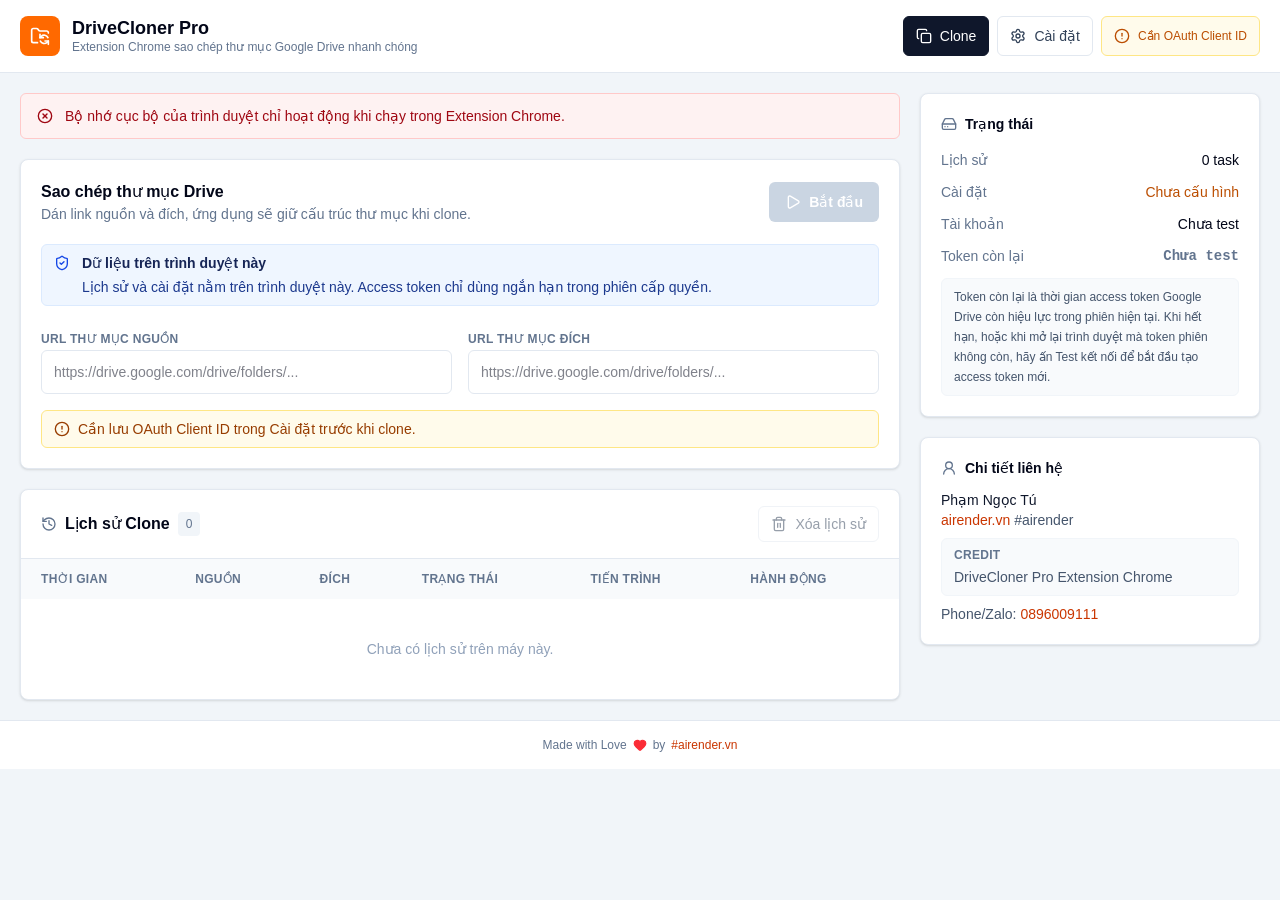
<file: extension/index.html>
<!doctype html>
<html lang="vi">
  <head>
    <meta charset="UTF-8" />
    <meta name="viewport" content="width=device-width, initial-scale=1.0" />
    <link rel="icon" type="image/png" sizes="32x32" href="./icons/icon-32.png" />
    <title>DriveCloner Pro</title>
    <script type="module" crossorigin src="./assets/main-DwdC1EAL.js"></script>
    <link rel="stylesheet" crossorigin href="./assets/main-lgjdSnCU.css">
  </head>
  <body>
    <div id="root"></div>
  </body>
</html>
</file>
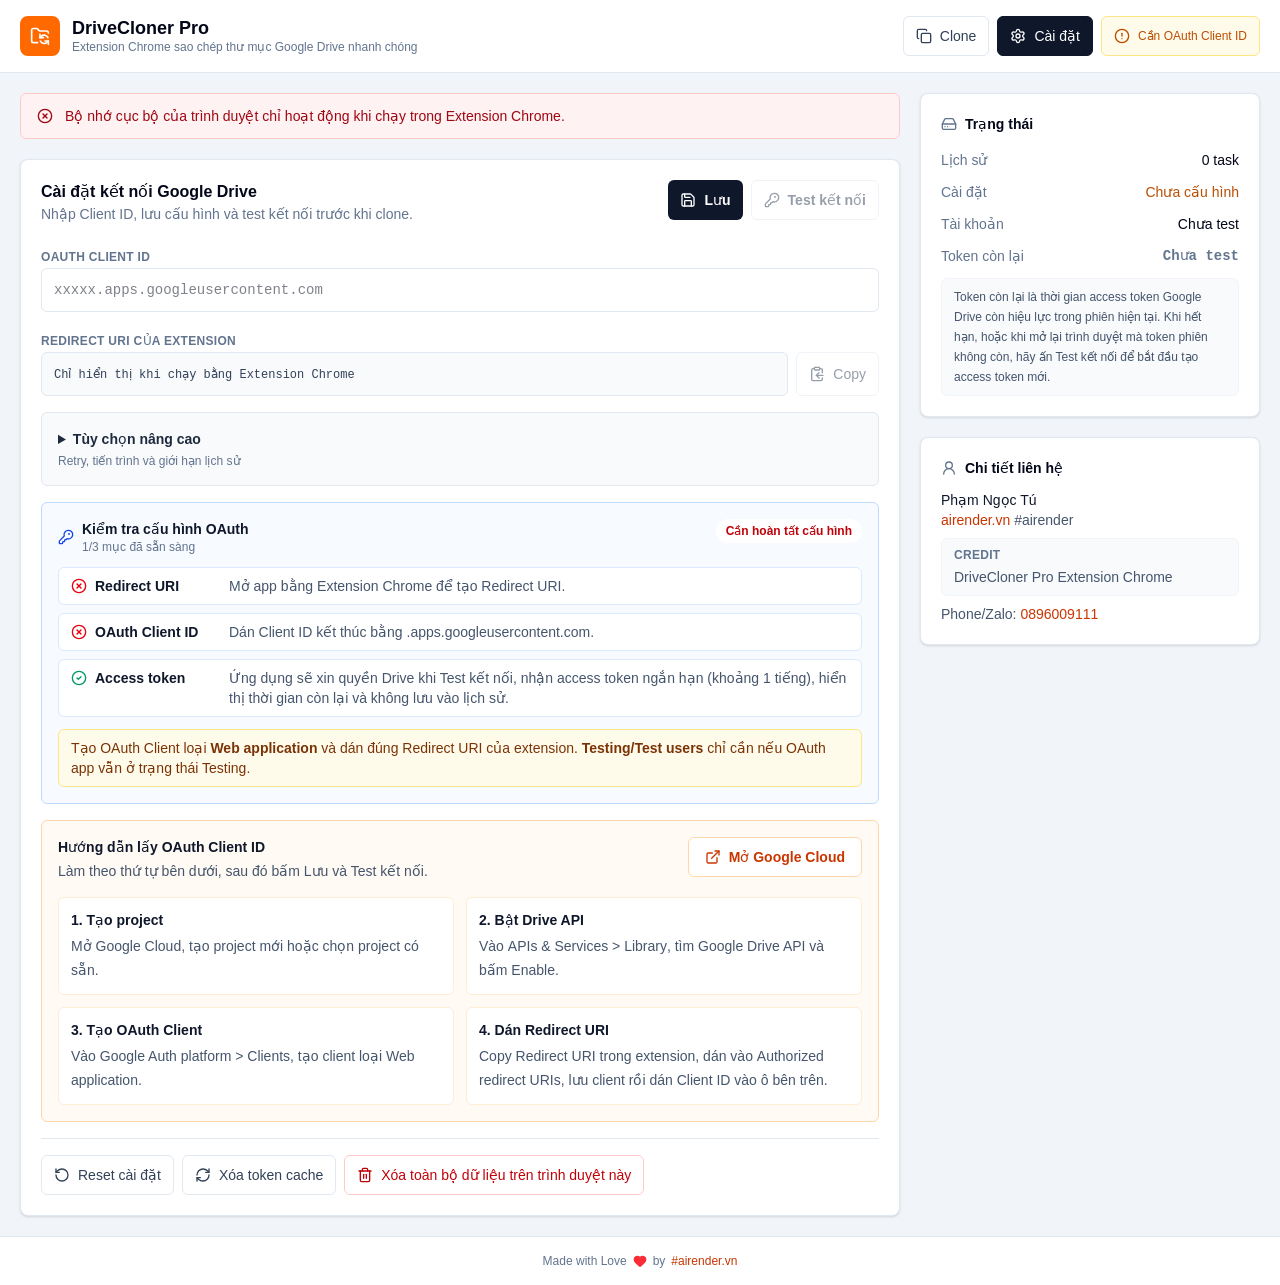
<file: extension/options.html>
<!doctype html>
<html lang="vi">
  <head>
    <meta charset="UTF-8" />
    <meta name="viewport" content="width=device-width, initial-scale=1.0" />
    <link rel="icon" type="image/png" sizes="32x32" href="./icons/icon-32.png" />
    <title>DriveCloner Pro Settings</title>
    <script type="module" crossorigin src="./assets/main-DwdC1EAL.js"></script>
    <link rel="stylesheet" crossorigin href="./assets/main-lgjdSnCU.css">
  </head>
  <body>
    <div id="root"></div>
  </body>
</html>
</file>
<file: extension/assets/main-lgjdSnCU.css>
/*! tailwindcss v4.2.4 | MIT License | https://tailwindcss.com */@layer properties{@supports (((-webkit-hyphens:none)) and (not (margin-trim:inline))) or ((-moz-orient:inline) and (not (color:rgb(from red r g b)))){*,:before,:after,::backdrop{--tw-space-y-reverse:0;--tw-divide-y-reverse:0;--tw-border-style:solid;--tw-leading:initial;--tw-font-weight:initial;--tw-tracking:initial;--tw-shadow:0 0 #0000;--tw-shadow-color:initial;--tw-shadow-alpha:100%;--tw-inset-shadow:0 0 #0000;--tw-inset-shadow-color:initial;--tw-inset-shadow-alpha:100%;--tw-ring-color:initial;--tw-ring-shadow:0 0 #0000;--tw-inset-ring-color:initial;--tw-inset-ring-shadow:0 0 #0000;--tw-ring-inset:initial;--tw-ring-offset-width:0px;--tw-ring-offset-color:#fff;--tw-ring-offset-shadow:0 0 #0000}}}@layer theme{:root,:host{--font-sans:ui-sans-serif, system-ui, sans-serif, "Apple Color Emoji", "Segoe UI Emoji", "Segoe UI Symbol", "Noto Color Emoji";--font-mono:ui-monospace, SFMono-Regular, Menlo, Monaco, Consolas, "Liberation Mono", "Courier New", monospace;--color-red-50:oklch(97.1% .013 17.38);--color-red-200:oklch(88.5% .062 18.334);--color-red-500:oklch(63.7% .237 25.331);--color-red-600:oklch(57.7% .245 27.325);--color-red-700:oklch(50.5% .213 27.518);--color-red-800:oklch(44.4% .177 26.899);--color-orange-50:oklch(98% .016 73.684);--color-orange-100:oklch(95.4% .038 75.164);--color-orange-200:oklch(90.1% .076 70.697);--color-orange-400:oklch(75% .183 55.934);--color-orange-500:oklch(70.5% .213 47.604);--color-orange-600:oklch(64.6% .222 41.116);--color-orange-700:oklch(55.3% .195 38.402);--color-orange-800:oklch(47% .157 37.304);--color-amber-50:oklch(98.7% .022 95.277);--color-amber-200:oklch(92.4% .12 95.746);--color-amber-700:oklch(55.5% .163 48.998);--color-amber-800:oklch(47.3% .137 46.201);--color-amber-900:oklch(41.4% .112 45.904);--color-emerald-50:oklch(97.9% .021 166.113);--color-emerald-200:oklch(90.5% .093 164.15);--color-emerald-600:oklch(59.6% .145 163.225);--color-emerald-700:oklch(50.8% .118 165.612);--color-emerald-800:oklch(43.2% .095 166.913);--color-blue-50:oklch(97% .014 254.604);--color-blue-100:oklch(93.2% .032 255.585);--color-blue-200:oklch(88.2% .059 254.128);--color-blue-700:oklch(48.8% .243 264.376);--color-blue-900:oklch(37.9% .146 265.522);--color-blue-950:oklch(28.2% .091 267.935);--color-slate-50:oklch(98.4% .003 247.858);--color-slate-100:oklch(96.8% .007 247.896);--color-slate-200:oklch(92.9% .013 255.508);--color-slate-300:oklch(86.9% .022 252.894);--color-slate-400:oklch(70.4% .04 256.788);--color-slate-500:oklch(55.4% .046 257.417);--color-slate-600:oklch(44.6% .043 257.281);--color-slate-700:oklch(37.2% .044 257.287);--color-slate-800:oklch(27.9% .041 260.031);--color-slate-900:oklch(20.8% .042 265.755);--color-slate-950:oklch(12.9% .042 264.695);--color-white:#fff;--spacing:.25rem;--container-7xl:80rem;--text-xs:.75rem;--text-xs--line-height:calc(1 / .75);--text-sm:.875rem;--text-sm--line-height:calc(1.25 / .875);--text-base:1rem;--text-base--line-height: 1.5 ;--text-lg:1.125rem;--text-lg--line-height:calc(1.75 / 1.125);--font-weight-normal:400;--font-weight-medium:500;--font-weight-semibold:600;--tracking-wide:.025em;--leading-tight:1.25;--radius-md:.375rem;--radius-lg:.5rem;--animate-spin:spin 1s linear infinite;--default-transition-duration:.15s;--default-transition-timing-function:cubic-bezier(.4, 0, .2, 1);--default-font-family:var(--font-sans);--default-mono-font-family:var(--font-mono)}}@layer base{*,:after,:before,::backdrop{box-sizing:border-box;border:0 solid;margin:0;padding:0}::file-selector-button{box-sizing:border-box;border:0 solid;margin:0;padding:0}html,:host{-webkit-text-size-adjust:100%;-moz-tab-size:4;tab-size:4;line-height:1.5;font-family:var(--default-font-family,ui-sans-serif, system-ui, sans-serif, "Apple Color Emoji", "Segoe UI Emoji", "Segoe UI Symbol", "Noto Color Emoji");font-feature-settings:var(--default-font-feature-settings,normal);font-variation-settings:var(--default-font-variation-settings,normal);-webkit-tap-highlight-color:transparent}hr{height:0;color:inherit;border-top-width:1px}abbr:where([title]){-webkit-text-decoration:underline dotted;text-decoration:underline dotted}h1,h2,h3,h4,h5,h6{font-size:inherit;font-weight:inherit}a{color:inherit;-webkit-text-decoration:inherit;text-decoration:inherit}b,strong{font-weight:bolder}code,kbd,samp,pre{font-family:var(--default-mono-font-family,ui-monospace, SFMono-Regular, Menlo, Monaco, Consolas, "Liberation Mono", "Courier New", monospace);font-feature-settings:var(--default-mono-font-feature-settings,normal);font-variation-settings:var(--default-mono-font-variation-settings,normal);font-size:1em}small{font-size:80%}sub,sup{vertical-align:baseline;font-size:75%;line-height:0;position:relative}sub{bottom:-.25em}sup{top:-.5em}table{text-indent:0;border-color:inherit;border-collapse:collapse}:-moz-focusring{outline:auto}progress{vertical-align:baseline}summary{display:list-item}ol,ul,menu{list-style:none}img,svg,video,canvas,audio,iframe,embed,object{vertical-align:middle;display:block}img,video{max-width:100%;height:auto}button,input,select,optgroup,textarea{font:inherit;font-feature-settings:inherit;font-variation-settings:inherit;letter-spacing:inherit;color:inherit;opacity:1;background-color:#0000;border-radius:0}::file-selector-button{font:inherit;font-feature-settings:inherit;font-variation-settings:inherit;letter-spacing:inherit;color:inherit;opacity:1;background-color:#0000;border-radius:0}:where(select:is([multiple],[size])) optgroup{font-weight:bolder}:where(select:is([multiple],[size])) optgroup option{padding-inline-start:20px}::file-selector-button{margin-inline-end:4px}::placeholder{opacity:1}@supports (not ((-webkit-appearance:-apple-pay-button))) or (contain-intrinsic-size:1px){::placeholder{color:currentColor}@supports (color:color-mix(in lab,red,red)){::placeholder{color:color-mix(in oklab,currentcolor 50%,transparent)}}}textarea{resize:vertical}::-webkit-search-decoration{-webkit-appearance:none}::-webkit-date-and-time-value{min-height:1lh;text-align:inherit}::-webkit-datetime-edit{display:inline-flex}::-webkit-datetime-edit-fields-wrapper{padding:0}::-webkit-datetime-edit{padding-block:0}::-webkit-datetime-edit-year-field{padding-block:0}::-webkit-datetime-edit-month-field{padding-block:0}::-webkit-datetime-edit-day-field{padding-block:0}::-webkit-datetime-edit-hour-field{padding-block:0}::-webkit-datetime-edit-minute-field{padding-block:0}::-webkit-datetime-edit-second-field{padding-block:0}::-webkit-datetime-edit-millisecond-field{padding-block:0}::-webkit-datetime-edit-meridiem-field{padding-block:0}::-webkit-calendar-picker-indicator{line-height:1}:-moz-ui-invalid{box-shadow:none}button,input:where([type=button],[type=reset],[type=submit]){-webkit-appearance:button;-moz-appearance:button;appearance:button}::file-selector-button{-webkit-appearance:button;-moz-appearance:button;appearance:button}::-webkit-inner-spin-button{height:auto}::-webkit-outer-spin-button{height:auto}[hidden]:where(:not([hidden=until-found])){display:none!important}}@layer components;@layer utilities{.start{inset-inline-start:var(--spacing)}.mx-auto{margin-inline:auto}.mt-0\.5{margin-top:calc(var(--spacing) * .5)}.mt-1{margin-top:calc(var(--spacing) * 1)}.mt-2{margin-top:calc(var(--spacing) * 2)}.mt-3{margin-top:calc(var(--spacing) * 3)}.mt-4{margin-top:calc(var(--spacing) * 4)}.mb-3{margin-bottom:calc(var(--spacing) * 3)}.mb-4{margin-bottom:calc(var(--spacing) * 4)}.mb-5{margin-bottom:calc(var(--spacing) * 5)}.block{display:block}.flex{display:flex}.grid{display:grid}.inline-flex{display:inline-flex}.h-3{height:calc(var(--spacing) * 3)}.h-3\.5{height:calc(var(--spacing) * 3.5)}.h-4{height:calc(var(--spacing) * 4)}.h-5{height:calc(var(--spacing) * 5)}.h-8{height:calc(var(--spacing) * 8)}.h-9{height:calc(var(--spacing) * 9)}.h-10{height:calc(var(--spacing) * 10)}.h-11{height:calc(var(--spacing) * 11)}.min-h-screen{min-height:100vh}.w-3{width:calc(var(--spacing) * 3)}.w-3\.5{width:calc(var(--spacing) * 3.5)}.w-4{width:calc(var(--spacing) * 4)}.w-5{width:calc(var(--spacing) * 5)}.w-8{width:calc(var(--spacing) * 8)}.w-10{width:calc(var(--spacing) * 10)}.w-full{width:100%}.max-w-7xl{max-width:var(--container-7xl)}.max-w-\[180px\]{max-width:180px}.max-w-\[190px\]{max-width:190px}.max-w-\[220px\]{max-width:220px}.max-w-\[240px\]{max-width:240px}.max-w-\[260px\]{max-width:260px}.min-w-0{min-width:calc(var(--spacing) * 0)}.min-w-\[860px\]{min-width:860px}.flex-1{flex:1}.shrink-0{flex-shrink:0}.border-collapse{border-collapse:collapse}.animate-spin{animation:var(--animate-spin)}.cursor-pointer{cursor:pointer}.scroll-mt-4{scroll-margin-top:calc(var(--spacing) * 4)}.flex-col{flex-direction:column}.flex-wrap{flex-wrap:wrap}.items-center{align-items:center}.items-start{align-items:flex-start}.justify-between{justify-content:space-between}.justify-center{justify-content:center}.gap-1{gap:calc(var(--spacing) * 1)}.gap-1\.5{gap:calc(var(--spacing) * 1.5)}.gap-2{gap:calc(var(--spacing) * 2)}.gap-3{gap:calc(var(--spacing) * 3)}.gap-4{gap:calc(var(--spacing) * 4)}.gap-5{gap:calc(var(--spacing) * 5)}:where(.space-y-1>:not(:last-child)){--tw-space-y-reverse:0;margin-block-start:calc(calc(var(--spacing) * 1) * var(--tw-space-y-reverse));margin-block-end:calc(calc(var(--spacing) * 1) * calc(1 - var(--tw-space-y-reverse)))}:where(.space-y-2>:not(:last-child)){--tw-space-y-reverse:0;margin-block-start:calc(calc(var(--spacing) * 2) * var(--tw-space-y-reverse));margin-block-end:calc(calc(var(--spacing) * 2) * calc(1 - var(--tw-space-y-reverse)))}:where(.space-y-3>:not(:last-child)){--tw-space-y-reverse:0;margin-block-start:calc(calc(var(--spacing) * 3) * var(--tw-space-y-reverse));margin-block-end:calc(calc(var(--spacing) * 3) * calc(1 - var(--tw-space-y-reverse)))}:where(.space-y-5>:not(:last-child)){--tw-space-y-reverse:0;margin-block-start:calc(calc(var(--spacing) * 5) * var(--tw-space-y-reverse));margin-block-end:calc(calc(var(--spacing) * 5) * calc(1 - var(--tw-space-y-reverse)))}:where(.divide-y>:not(:last-child)){--tw-divide-y-reverse:0;border-bottom-style:var(--tw-border-style);border-top-style:var(--tw-border-style);border-top-width:calc(1px * var(--tw-divide-y-reverse));border-bottom-width:calc(1px * calc(1 - var(--tw-divide-y-reverse)))}:where(.divide-slate-100>:not(:last-child)){border-color:var(--color-slate-100)}.truncate{text-overflow:ellipsis;white-space:nowrap;overflow:hidden}.overflow-x-auto{overflow-x:auto}.rounded{border-radius:.25rem}.rounded-full{border-radius:3.40282e38px}.rounded-lg{border-radius:var(--radius-lg)}.rounded-md{border-radius:var(--radius-md)}.border{border-style:var(--tw-border-style);border-width:1px}.border-t{border-top-style:var(--tw-border-style);border-top-width:1px}.border-b{border-bottom-style:var(--tw-border-style);border-bottom-width:1px}.border-amber-200{border-color:var(--color-amber-200)}.border-blue-100{border-color:var(--color-blue-100)}.border-blue-200{border-color:var(--color-blue-200)}.border-emerald-200{border-color:var(--color-emerald-200)}.border-orange-100{border-color:var(--color-orange-100)}.border-orange-200{border-color:var(--color-orange-200)}.border-red-200{border-color:var(--color-red-200)}.border-slate-100{border-color:var(--color-slate-100)}.border-slate-200{border-color:var(--color-slate-200)}.border-slate-900{border-color:var(--color-slate-900)}.bg-amber-50{background-color:var(--color-amber-50)}.bg-blue-50{background-color:var(--color-blue-50)}.bg-blue-50\/50{background-color:#eff6ff80}@supports (color:color-mix(in lab,red,red)){.bg-blue-50\/50{background-color:color-mix(in oklab,var(--color-blue-50) 50%,transparent)}}.bg-emerald-50{background-color:var(--color-emerald-50)}.bg-orange-50\/60{background-color:#fff7ed99}@supports (color:color-mix(in lab,red,red)){.bg-orange-50\/60{background-color:color-mix(in oklab,var(--color-orange-50) 60%,transparent)}}.bg-orange-500{background-color:var(--color-orange-500)}.bg-red-50{background-color:var(--color-red-50)}.bg-slate-50{background-color:var(--color-slate-50)}.bg-slate-100{background-color:var(--color-slate-100)}.bg-slate-900{background-color:var(--color-slate-900)}.bg-white{background-color:var(--color-white)}.fill-red-500{fill:var(--color-red-500)}.p-3{padding:calc(var(--spacing) * 3)}.p-4{padding:calc(var(--spacing) * 4)}.p-5{padding:calc(var(--spacing) * 5)}.px-2{padding-inline:calc(var(--spacing) * 2)}.px-2\.5{padding-inline:calc(var(--spacing) * 2.5)}.px-3{padding-inline:calc(var(--spacing) * 3)}.px-4{padding-inline:calc(var(--spacing) * 4)}.px-5{padding-inline:calc(var(--spacing) * 5)}.py-1{padding-block:calc(var(--spacing) * 1)}.py-2{padding-block:calc(var(--spacing) * 2)}.py-3{padding-block:calc(var(--spacing) * 3)}.py-4{padding-block:calc(var(--spacing) * 4)}.py-5{padding-block:calc(var(--spacing) * 5)}.py-10{padding-block:calc(var(--spacing) * 10)}.pt-4{padding-top:calc(var(--spacing) * 4)}.text-center{text-align:center}.text-left{text-align:left}.align-top{vertical-align:top}.font-mono{font-family:var(--font-mono)}.text-base{font-size:var(--text-base);line-height:var(--tw-leading,var(--text-base--line-height))}.text-lg{font-size:var(--text-lg);line-height:var(--tw-leading,var(--text-lg--line-height))}.text-sm{font-size:var(--text-sm);line-height:var(--tw-leading,var(--text-sm--line-height))}.text-xs{font-size:var(--text-xs);line-height:var(--tw-leading,var(--text-xs--line-height))}.leading-5{--tw-leading:calc(var(--spacing) * 5);line-height:calc(var(--spacing) * 5)}.leading-6{--tw-leading:calc(var(--spacing) * 6);line-height:calc(var(--spacing) * 6)}.leading-tight{--tw-leading:var(--leading-tight);line-height:var(--leading-tight)}.font-medium{--tw-font-weight:var(--font-weight-medium);font-weight:var(--font-weight-medium)}.font-normal{--tw-font-weight:var(--font-weight-normal);font-weight:var(--font-weight-normal)}.font-semibold{--tw-font-weight:var(--font-weight-semibold);font-weight:var(--font-weight-semibold)}.tracking-wide{--tw-tracking:var(--tracking-wide);letter-spacing:var(--tracking-wide)}.break-words{overflow-wrap:break-word}.whitespace-nowrap{white-space:nowrap}.text-amber-700{color:var(--color-amber-700)}.text-amber-800{color:var(--color-amber-800)}.text-amber-900{color:var(--color-amber-900)}.text-blue-700{color:var(--color-blue-700)}.text-blue-900{color:var(--color-blue-900)}.text-blue-950{color:var(--color-blue-950)}.text-emerald-600{color:var(--color-emerald-600)}.text-emerald-700{color:var(--color-emerald-700)}.text-emerald-800{color:var(--color-emerald-800)}.text-orange-600{color:var(--color-orange-600)}.text-orange-700{color:var(--color-orange-700)}.text-red-500{color:var(--color-red-500)}.text-red-600{color:var(--color-red-600)}.text-red-700{color:var(--color-red-700)}.text-red-800{color:var(--color-red-800)}.text-slate-400{color:var(--color-slate-400)}.text-slate-500{color:var(--color-slate-500)}.text-slate-600{color:var(--color-slate-600)}.text-slate-700{color:var(--color-slate-700)}.text-slate-800{color:var(--color-slate-800)}.text-slate-900{color:var(--color-slate-900)}.text-slate-950{color:var(--color-slate-950)}.text-white{color:var(--color-white)}.uppercase{text-transform:uppercase}.underline{text-decoration-line:underline}.underline-offset-2{text-underline-offset:2px}.shadow-sm{--tw-shadow:0 1px 3px 0 var(--tw-shadow-color,#0000001a), 0 1px 2px -1px var(--tw-shadow-color,#0000001a);box-shadow:var(--tw-inset-shadow),var(--tw-inset-ring-shadow),var(--tw-ring-offset-shadow),var(--tw-ring-shadow),var(--tw-shadow)}.transition{transition-property:color,background-color,border-color,outline-color,text-decoration-color,fill,stroke,--tw-gradient-from,--tw-gradient-via,--tw-gradient-to,opacity,box-shadow,transform,translate,scale,rotate,filter,-webkit-backdrop-filter,backdrop-filter,display,content-visibility,overlay,pointer-events;transition-timing-function:var(--tw-ease,var(--default-transition-timing-function));transition-duration:var(--tw-duration,var(--default-transition-duration))}.outline-none{--tw-outline-style:none;outline-style:none}@media(hover:hover){.hover\:bg-orange-100:hover{background-color:var(--color-orange-100)}.hover\:bg-orange-600:hover{background-color:var(--color-orange-600)}.hover\:bg-red-50:hover{background-color:var(--color-red-50)}.hover\:bg-slate-50:hover{background-color:var(--color-slate-50)}.hover\:bg-slate-50\/70:hover{background-color:#f8fafcb3}@supports (color:color-mix(in lab,red,red)){.hover\:bg-slate-50\/70:hover{background-color:color-mix(in oklab,var(--color-slate-50) 70%,transparent)}}.hover\:bg-slate-100:hover{background-color:var(--color-slate-100)}.hover\:bg-slate-800:hover{background-color:var(--color-slate-800)}.hover\:text-orange-800:hover{color:var(--color-orange-800)}.hover\:text-red-700:hover{color:var(--color-red-700)}}.focus\:border-orange-400:focus{border-color:var(--color-orange-400)}.focus\:ring-2:focus{--tw-ring-shadow:var(--tw-ring-inset,) 0 0 0 calc(2px + var(--tw-ring-offset-width)) var(--tw-ring-color,currentcolor);box-shadow:var(--tw-inset-shadow),var(--tw-inset-ring-shadow),var(--tw-ring-offset-shadow),var(--tw-ring-shadow),var(--tw-shadow)}.focus\:ring-orange-100:focus{--tw-ring-color:var(--color-orange-100)}.disabled\:cursor-not-allowed:disabled{cursor:not-allowed}.disabled\:bg-slate-300:disabled{background-color:var(--color-slate-300)}.disabled\:opacity-40:disabled{opacity:.4}.disabled\:opacity-50:disabled{opacity:.5}@media(min-width:48rem){.md\:w-auto{width:auto}.md\:min-w-\[150px\]{min-width:150px}.md\:grid-cols-2{grid-template-columns:repeat(2,minmax(0,1fr))}.md\:grid-cols-3{grid-template-columns:repeat(3,minmax(0,1fr))}.md\:grid-cols-\[1fr_auto\]{grid-template-columns:1fr auto}.md\:grid-cols-\[150px_1fr\]{grid-template-columns:150px 1fr}.md\:flex-row{flex-direction:row}.md\:items-center{align-items:center}.md\:items-start{align-items:flex-start}.md\:justify-between{justify-content:space-between}}@media(min-width:64rem){.lg\:grid-cols-\[1fr_340px\]{grid-template-columns:1fr 340px}}}:root{font-family:Segoe UI,Roboto,Helvetica Neue,Arial,Noto Sans,Liberation Sans,sans-serif}body{font-synthesis:none;text-rendering:optimizelegibility;-webkit-font-smoothing:antialiased;-moz-osx-font-smoothing:grayscale;margin:0}@property --tw-space-y-reverse{syntax:"*";inherits:false;initial-value:0}@property --tw-divide-y-reverse{syntax:"*";inherits:false;initial-value:0}@property --tw-border-style{syntax:"*";inherits:false;initial-value:solid}@property --tw-leading{syntax:"*";inherits:false}@property --tw-font-weight{syntax:"*";inherits:false}@property --tw-tracking{syntax:"*";inherits:false}@property --tw-shadow{syntax:"*";inherits:false;initial-value:0 0 #0000}@property --tw-shadow-color{syntax:"*";inherits:false}@property --tw-shadow-alpha{syntax:"<percentage>";inherits:false;initial-value:100%}@property --tw-inset-shadow{syntax:"*";inherits:false;initial-value:0 0 #0000}@property --tw-inset-shadow-color{syntax:"*";inherits:false}@property --tw-inset-shadow-alpha{syntax:"<percentage>";inherits:false;initial-value:100%}@property --tw-ring-color{syntax:"*";inherits:false}@property --tw-ring-shadow{syntax:"*";inherits:false;initial-value:0 0 #0000}@property --tw-inset-ring-color{syntax:"*";inherits:false}@property --tw-inset-ring-shadow{syntax:"*";inherits:false;initial-value:0 0 #0000}@property --tw-ring-inset{syntax:"*";inherits:false}@property --tw-ring-offset-width{syntax:"<length>";inherits:false;initial-value:0}@property --tw-ring-offset-color{syntax:"*";inherits:false;initial-value:#fff}@property --tw-ring-offset-shadow{syntax:"*";inherits:false;initial-value:0 0 #0000}@keyframes spin{to{transform:rotate(360deg)}}
</file>
